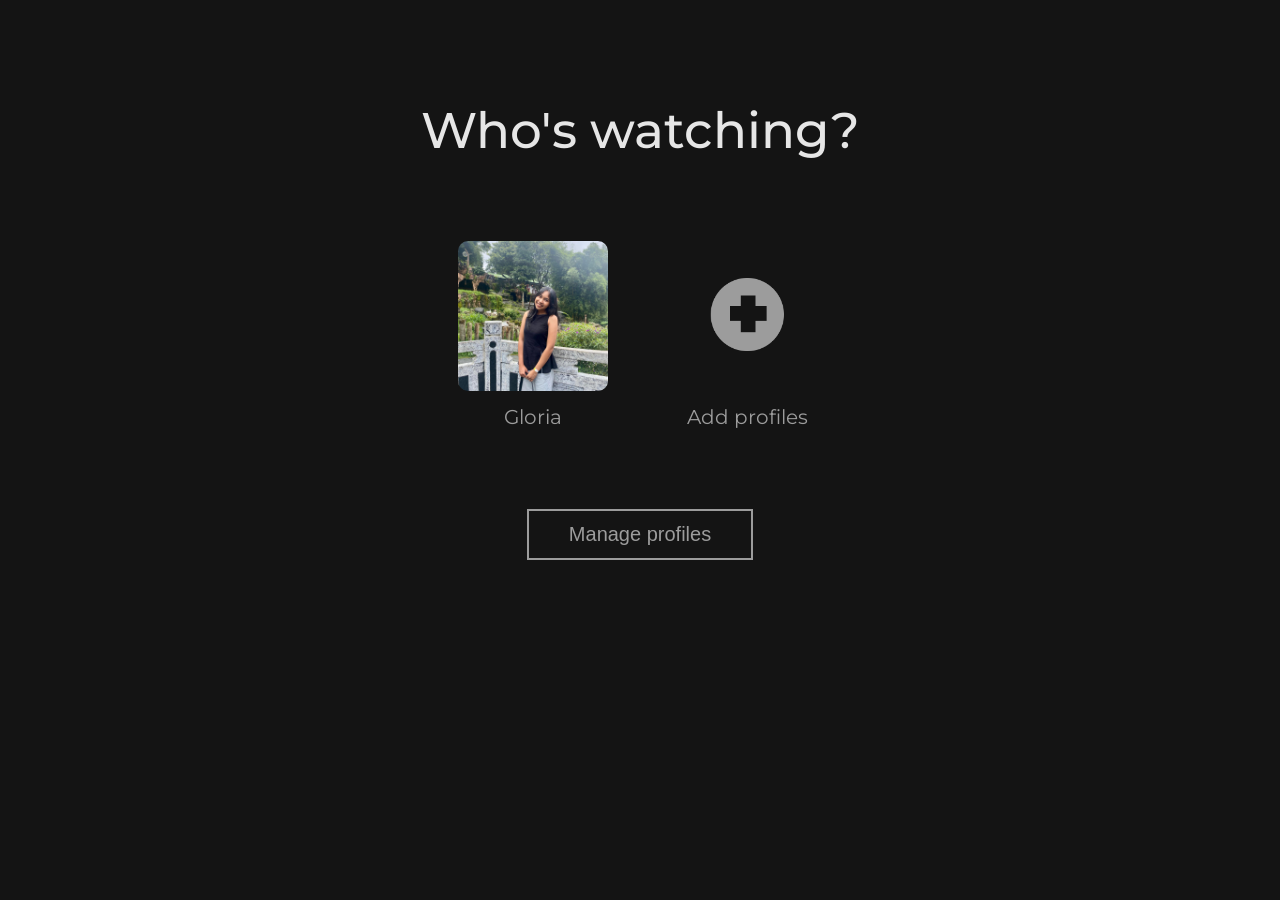
<file: index.html>
<!DOCTYPE html>
<html lang="pt-br">
<head>
    <meta charset="UTF-8">
    <meta http-equiv="X-UA-Compatible" content="IE=edge">
    <meta name="viewport" content="width=device-width, initial-scale=1.0">
    <title>Netflix</title>
    <link rel="shortcut icon" href="img/Logo-site.png">
    <link rel="stylesheet" href="style.css">
    <link rel="stylesheet" href="media.css">
    <link rel="preconnect" href="https://fonts.googleapis.com">
    <link rel="preconnect" href="https://fonts.gstatic.com" crossorigin>
    <link href="https://fonts.googleapis.com/css2?family=Montserrat:wght@100;200;300;400;500;600&display=swap" rel="stylesheet">
</head>
<body>
    <div class="celular__cabeca">
        <img src="img/Netflix_logo.png" alt="Logo da netflix" class="celular__logo">
        <img src="img/Editar-perfil.png" alt="Gerenciar Perfis" class="celular__edit">
    </div>

    <section class="escolha">
        <h1 class="escolha__texto">Who's watching?</h1>
        <ul class="escolha__perfil">
            <li class="escolha__lista">
                <a href="principal.html" class="perfil"><img src="img/Perfil.jpeg" alt="Foto de perfil" class="perfil__foto"></a>
                <p class="perfil__texto">Gloria</p>
            </li>

            <li class="escolha__lista">
                <img src="img/Mais-perfil.png" alt="Add profiles" class="perfil__foto mais">
                <p class="perfil__texto">Add profiles</p>
            </li>
        </ul>
        <button class="botao">Manage profiles</button>
    </section>
</body>

</html>
</file>
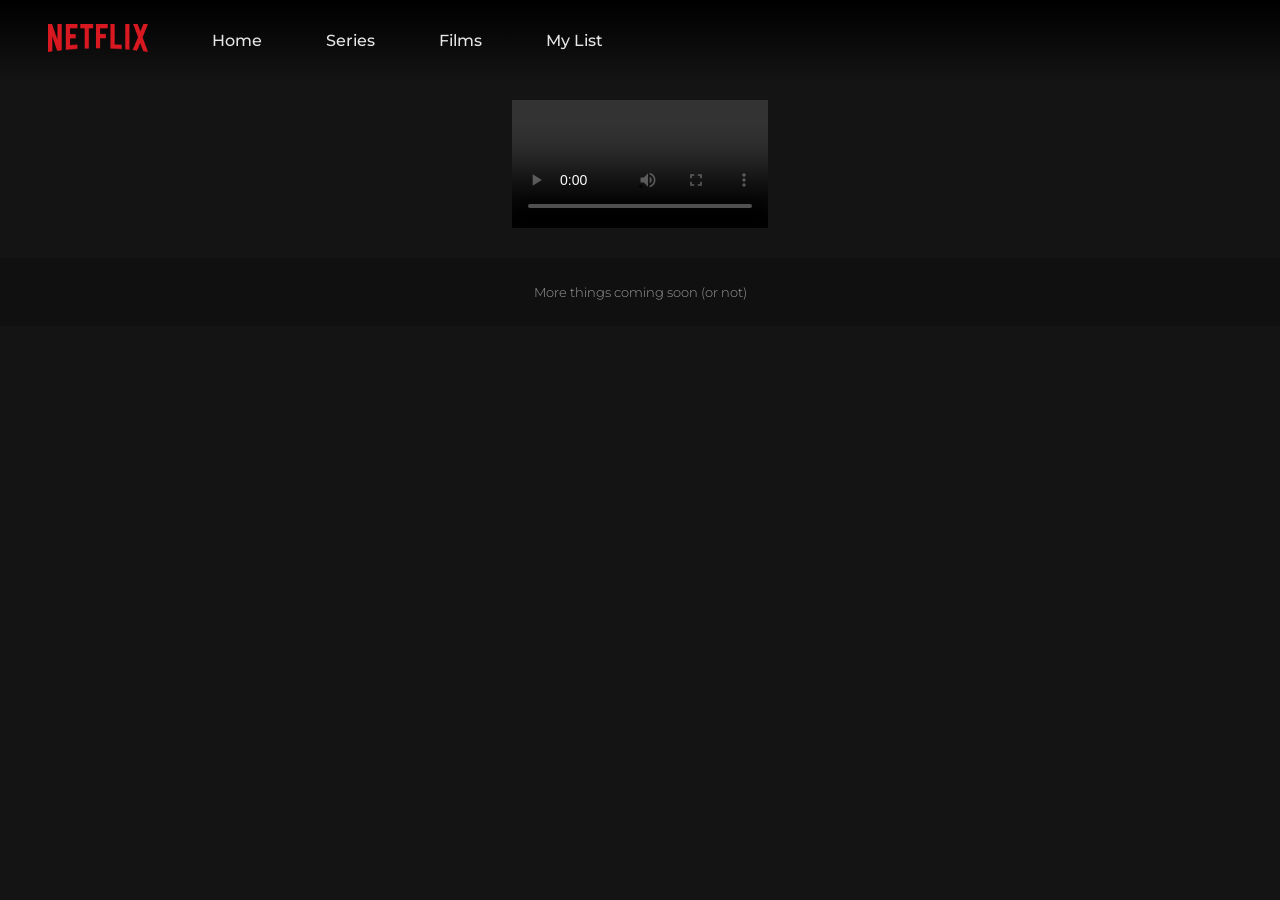
<file: filme1.html>
<!DOCTYPE html>
<html lang="pt-br">
<head>
    <meta charset="UTF-8">
    <meta http-equiv="X-UA-Compatible" content="IE=edge">
    <meta name="viewport" content="width=device-width, initial-scale=1.0">
    <title>Film - Netflix</title>
    <link rel="shortcut icon" href="img/Logo-site.png">
    <link rel="stylesheet" href="style.css">
    <link rel="stylesheet" href="media.css">
    <link rel="preconnect" href="https://fonts.googleapis.com">
    <link rel="preconnect" href="https://fonts.gstatic.com" crossorigin>
    <link href="https://fonts.googleapis.com/css2?family=Montserrat:wght@100;200;300;400;500;600&display=swap" rel="stylesheet">
</head>

<body>

<!--TOPO DA PAGINA, CABEÇARIO CONTENDO: LOGO/INICIO/SÉRIES/FILMES/(MINHA LISTA - APENAS NO PC) E TODOS OS LINKS REDIRECIONANDO PARA A PÁGINA PRINCIPAL-->

    <header class="cabecario">
        <ul class="cabecario__lista">
            <li><img src="img/Nlogo.png" alt="Netflix logo" class="nlogo"><img src="img/Netflix_logo.png" alt="Netflix logo" class="cabecario__item container__logo sumir__mobile"></li>
            <li class="cabecario__item"><a href="principal.html" class="cabecario__link">Home</a></li>
            <li class="cabecario__item"><a href="principal.html" class="cabecario__link">Series</a></li>
            <li class="cabecario__item"><a href="principal.html" class="cabecario__link">Films</a></li>
            <li class="cabecario__item mobile__sumir"><a href="principal.html" class="cabecario__link">My List</a></li>
        </ul>
    </header>

<!--VÍDEO PARA SER ASSISTIDO-->

    <section class="filme">
        <video src="vid/filme1.mp4" controls="controls" autoplay="autoplay" class="filme5"></video>
    </section>

<!--RODAPE-->

    <footer class="rodape">
        <h2 class="rodape__texto">More things coming soon (or not)</h2> 
    </footer>
</body>

</html>
</file>
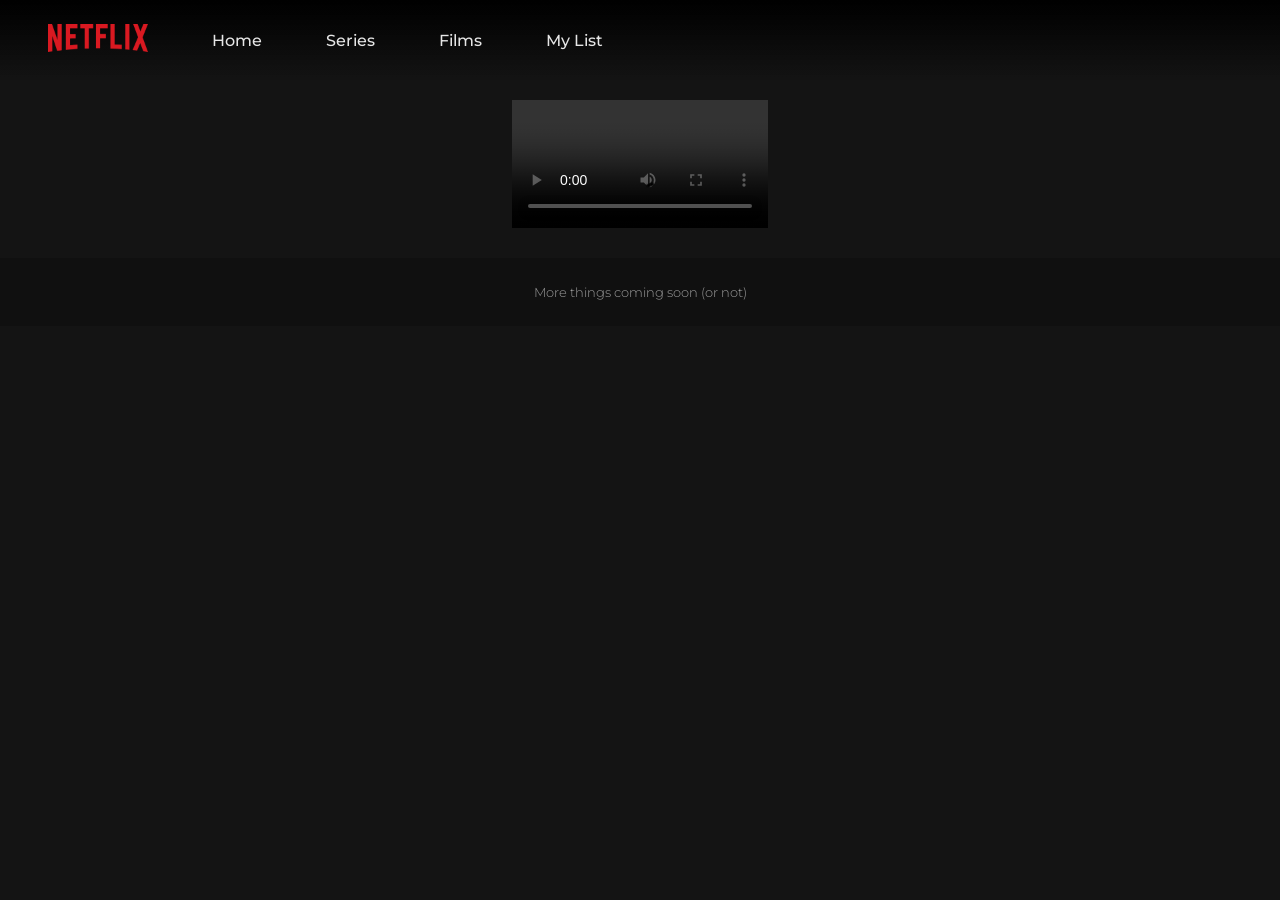
<file: filme2.html>
<!DOCTYPE html>
<html lang="pt-br">
<head>
    <meta charset="UTF-8">
    <meta http-equiv="X-UA-Compatible" content="IE=edge">
    <meta name="viewport" content="width=device-width, initial-scale=1.0">
    <title>Film - Netflix</title>
    <link rel="shortcut icon" href="img/Logo-site.png">
    <link rel="stylesheet" href="style.css">
    <link rel="stylesheet" href="media.css">
    <link rel="preconnect" href="https://fonts.googleapis.com">
    <link rel="preconnect" href="https://fonts.gstatic.com" crossorigin>
    <link href="https://fonts.googleapis.com/css2?family=Montserrat:wght@100;200;300;400;500;600&display=swap" rel="stylesheet">
</head>

<body>

<!--TOPO DA PAGINA, CABEÇARIO CONTENDO: LOGO/INICIO/SÉRIES/FILMES/(MINHA LISTA - APENAS NO PC) E TODOS OS LINKS REDIRECIONANDO PARA A PÁGINA PRINCIPAL-->

    <header class="cabecario">
        <ul class="cabecario__lista">
            <li><img src="img/Nlogo.png" alt="Netflix logo" class="nlogo"><img src="img/Netflix_logo.png" alt="Netflix logo" class="cabecario__item container__logo sumir__mobile"></li>
            <li class="cabecario__item"><a href="principal.html" class="cabecario__link">Home</a></li>
            <li class="cabecario__item"><a href="principal.html" class="cabecario__link">Series</a></li>
            <li class="cabecario__item"><a href="principal.html" class="cabecario__link">Films</a></li>
            <li class="cabecario__item mobile__sumir"><a href="principal.html" class="cabecario__link">My List</a></li>
        </ul>
    </header>

<!--VÍDEO PARA SER ASSISTIDO-->

    <section class="filme">
        <video src="vid/filme2.mp4" controls="controls" autoplay="autoplay" class="filme5"></video>
    </section>

<!--RODAPE-->

    <footer class="rodape">
        <h2 class="rodape__texto">More things coming soon (or not)</h2> 
    </footer>
</body>

</html>
</file>
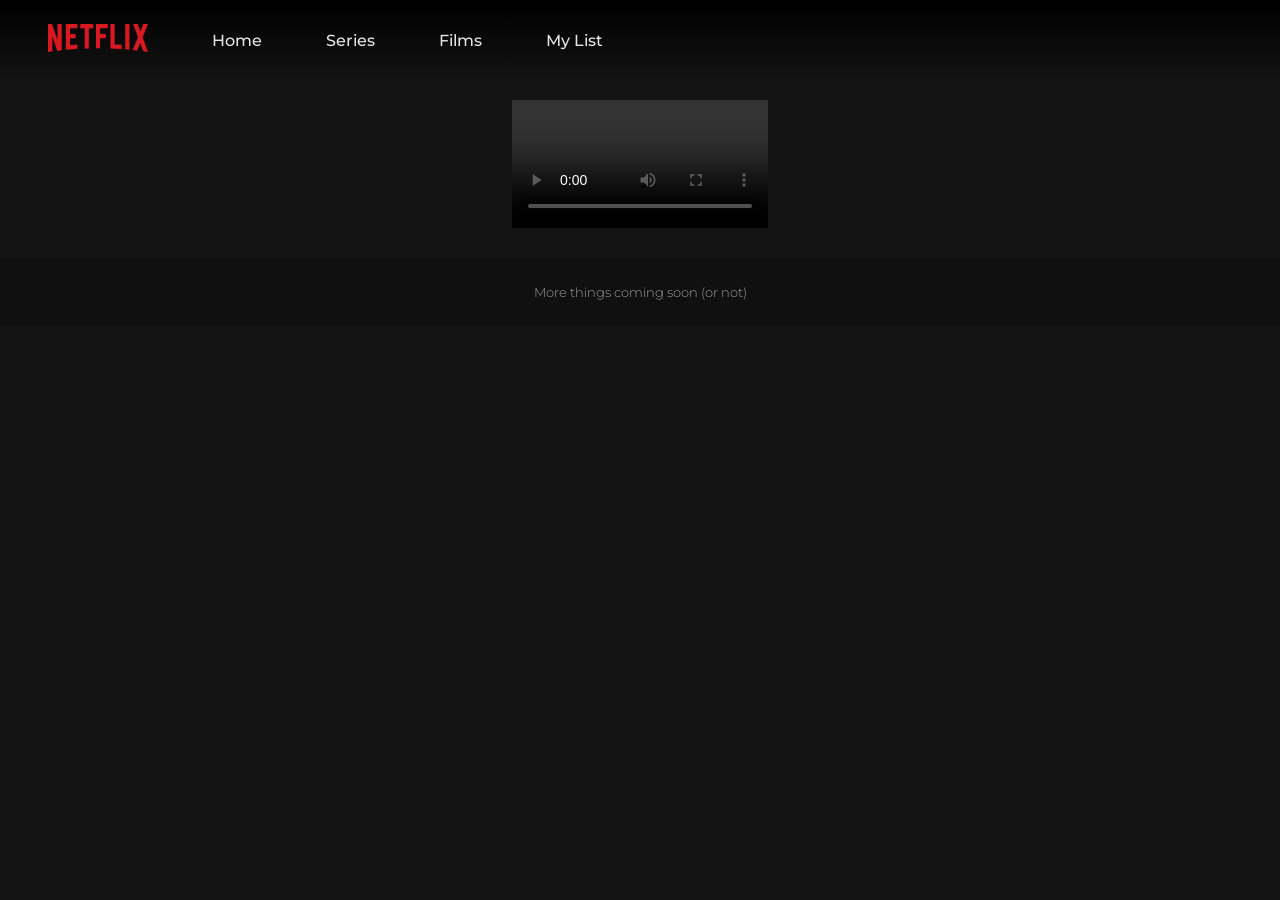
<file: filme4.html>
<!DOCTYPE html>
<html lang="pt-br">
<head>
    <meta charset="UTF-8">
    <meta http-equiv="X-UA-Compatible" content="IE=edge">
    <meta name="viewport" content="width=device-width, initial-scale=1.0">
    <title>Film - Netflix</title>
    <link rel="shortcut icon" href="img/Logo-site.png">
    <link rel="stylesheet" href="style.css">
    <link rel="stylesheet" href="media.css">
    <link rel="preconnect" href="https://fonts.googleapis.com">
    <link rel="preconnect" href="https://fonts.gstatic.com" crossorigin>
    <link href="https://fonts.googleapis.com/css2?family=Montserrat:wght@100;200;300;400;500;600&display=swap" rel="stylesheet">
</head>

<body>
   <!--TOPO DA PAGINA, CABEÇARIO CONTENDO: LOGO/INICIO/SÉRIES/FILMES/(MINHA LISTA - APENAS NO PC) E TODOS OS LINKS REDIRECIONANDO PARA A PÁGINA PRINCIPAL-->

   <header class="cabecario">
        <ul class="cabecario__lista">
            <li><img src="img/Nlogo.png" alt="Netflix logo" class="nlogo"><img src="img/Netflix_logo.png" alt="Netflix logo" class="cabecario__item container__logo sumir__mobile"></li>
            <li class="cabecario__item"><a href="principal.html" class="cabecario__link">Home</a></li>
            <li class="cabecario__item"><a href="principal.html" class="cabecario__link">Series</a></li>
            <li class="cabecario__item"><a href="principal.html" class="cabecario__link">Films</a></li>
            <li class="cabecario__item mobile__sumir"><a href="principal.html" class="cabecario__link">My List</a></li>
        </ul>
    </header>

<!--VÍDEO PARA SER ASSISTIDO-->

    <section class="filme">
        <video src="vid/filme4.mp4" controls="controls" autoplay="autoplay" class="filme5"></video>
    </section>

<!--RODAPE-->

    <footer class="rodape">
        <h2 class="rodape__texto">More things coming soon (or not)</h2> 
    </footer>
</body>

</html>
</file>
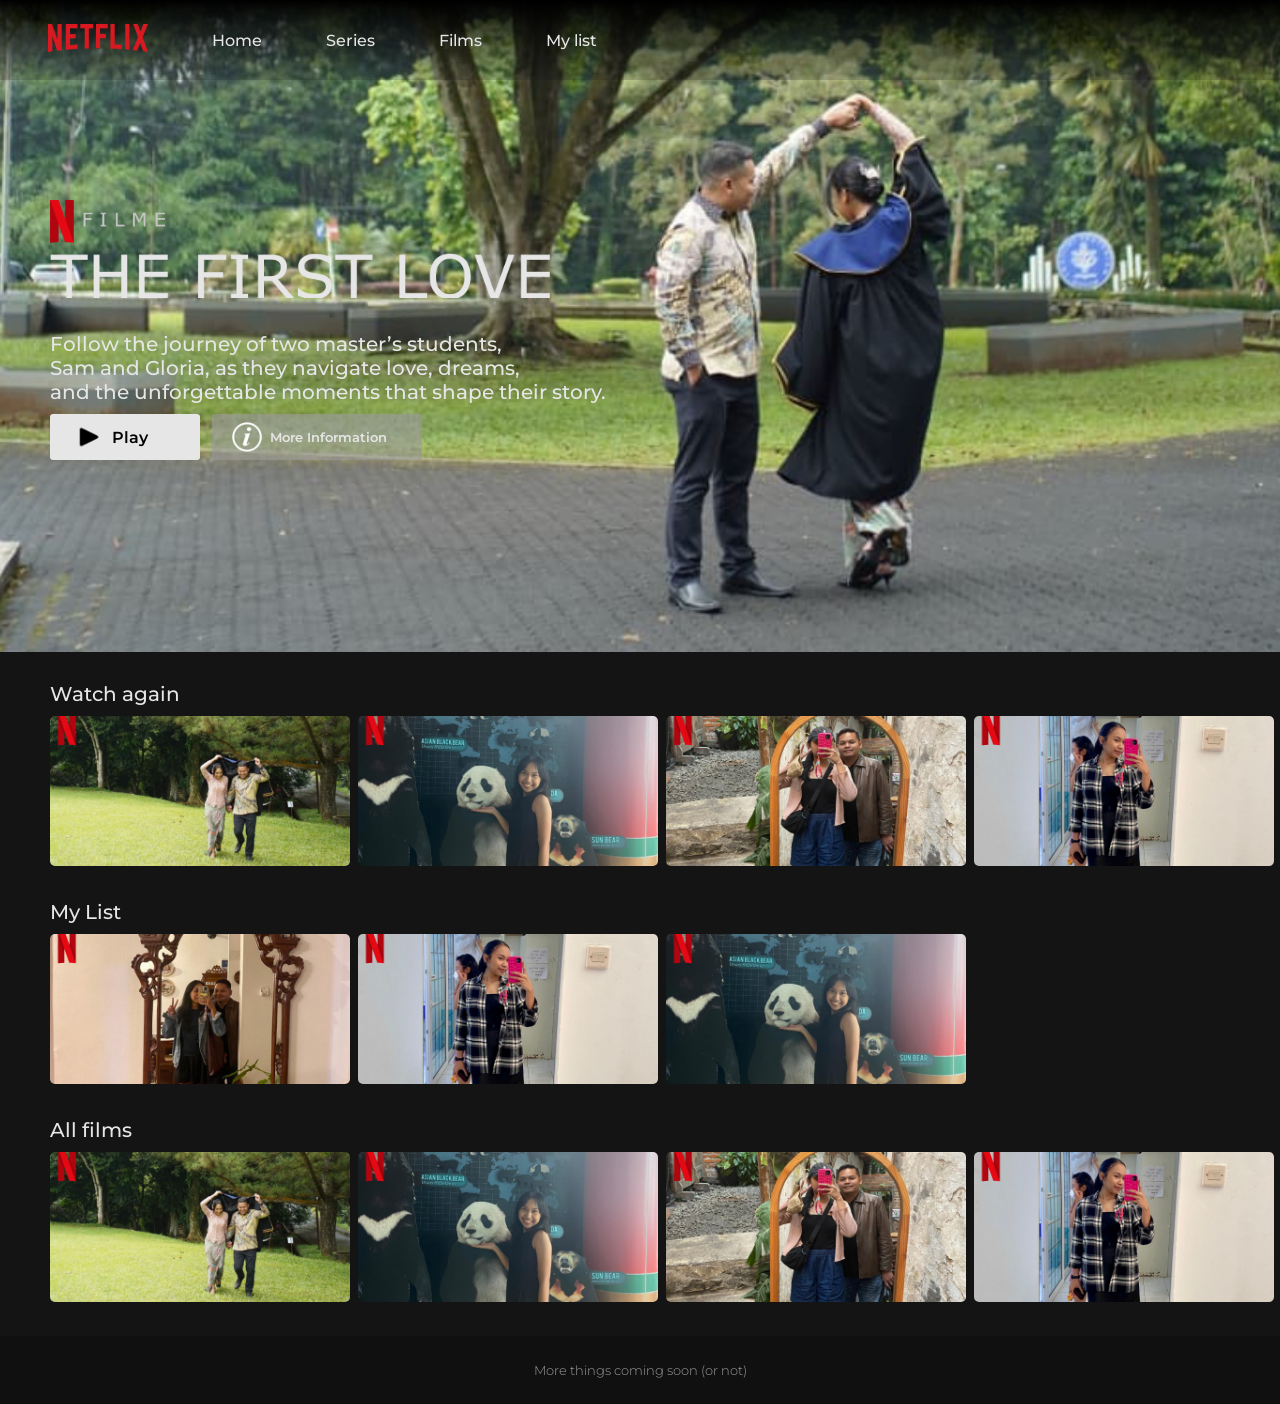
<file: principal.html>
<!DOCTYPE html>
<html lang="pt-br">
<head>
    <meta charset="UTF-8">
    <meta http-equiv="X-UA-Compatible" content="IE=edge">
    <meta name="viewport" content="width=device-width, initial-scale=1.0">
    <title>Inicio - Netflix</title>
    <link rel="shortcut icon" href="img/Logo-site.png">
    <link rel="stylesheet" href="style.css">
    <link rel="stylesheet" href="media.css">
    <link rel="preconnect" href="https://fonts.googleapis.com">
    <link rel="preconnect" href="https://fonts.gstatic.com" crossorigin>
    <link href="https://fonts.googleapis.com/css2?family=Montserrat:wght@100;200;300;400;500;600&display=swap" rel="stylesheet">
    <script type="text/javascript" src="script.js" defer></script>
</head>

<body>

<!--TOPO DA PAGINA, CABEÇARIO CONTENDO: LOGO/INICIO/SÉRIES/FILMES/(MINHA LISTA - APENAS NO PC) E TODOS OS LINKS REDIRECIONANDO PARA A PÁGINA PRINCIPAL-->

    <header class="cabecario">
        <ul class="cabecario__lista">
            <li><img src="img/Nlogo.png" alt="Netflix logo" class="nlogo"><img src="img/Netflix_logo.png" alt="Netflix logo" class="cabecario__item container__logo sumir__mobile"></li>
            <li class="cabecario__item"><a href="principal.html" class="cabecario__link">Home</a></li>
            <li class="cabecario__item"><a href="principal.html" class="cabecario__link">Series</a></li>
            <li class="cabecario__item"><a href="principal.html" class="cabecario__link">Films</a></li>
            <li class="cabecario__item mobile__sumir"><a href="principal.html" class="cabecario__link">My list</a></li>
        </ul>
    </header>

<!--FILME EM EXIBIÇÃO COM UMA BACKGROUND DO FILME(NO CELULAR É OUTRO BACKGROUND) JUNTO COM UM BOTÃO PARA ASSISTIR E UM PARA (MAIS INFORMAÇÕES - NÃO ESTÁ FUNCIONANDO, FUTURAMENTE ESTARÁ)-->

    <section class="container__background">
        <img src="img/Titulo.png" alt="Titulo" class="container__titulo">
        <p class="container__texto__mobile">The critically acclaimed romance film,<br> with record-breaking box office sales,<br> considered one of the greatest romance films.</p>
        <p class="container__texto mobile__sumir">Follow the journey of two master’s students,<br> Sam and Gloria, as they navigate love, dreams,<br> and the unforgettable moments that shape their story.</p>
        <div class="container__botao">
            <a href="filme5.html" class="botao__assistir"><img src="img/Play.png" class="play">Play</a> 
            <button class="botao__assistir info"><img src="img/info.png" class="play"><p class="mais__info">More Information</p></button>    
        </div>
    </section>

<!--SEÇÃO CONTENDO FILMES DO ASSISTIR NOVAMENTE(OS FILMES SÃO COLOCADOS MANUALMENTE)-->

    <section class="container">
        <p class="container__texto">Watch again</p>
        <ul class="container__lista">
            
            <li class="container__video">
                <a href="filme1.html">
                    <img src="img/video1.png" alt="Video" class="cropped">
                    <div class="desc">Gloria Ake Christianti</div>
                </a>
            </li>

            <li class="container__video">
                <a href="filme2.html">
                    <img src="img/video2.png" alt="Video" class="cropped">
                    <div class="desc">Taman Pak Sari</div>
                </a>
            </li>

            <li class="container__video">
                <a href="filme3.html">
                    <img src="img/video3.png" alt="Video" class="cropped">
                    <div class="desc">SuryaKECANa</div>
                </a>
            </li>

            <li class="container__video">
                <a href="filme4.html">
                    <img src="img/video4.png" alt="Video" class="cropped">
                    <div class="desc">Muter-muter</div>
                </a>
            </li>
        </ul>
    </section>

<!--SEÇÃO CONTENDO FILMES DA MINHA LISTA(OS FILMES SÃO COLOCADOS MANUALMENTE)-->

    <section class="container">
        <p class="container__texto">My List</p>
        <ul class="container__lista">

            <li class="container__video">
                <a href="filme5.html">
                    <img src="img/video5.png" alt="Video" class="cropped">
                    <div class="desc">The Princess and the Frog</div>
                </a>
            </li>

            <li class="container__video">
                <a href="filme4.html">
                    <img src="img/video4.png" alt="Video" class="cropped">
                    <div class="desc">Muter-muter</div>
                </a>
            </li>

            <li class="container__video">
                <a href="filme2.html">
                    <img src="img/video2.png" alt="Video" class="cropped">
                    <div class="desc">Taman Pak Sari</div>
                </a>
            </li>

        </ul>
    </section>

<!--SEÇÃO CONTENDO TODOS OS FILMES(OS FILMES SÃO COLOCADOS MANUALMENTE)-->

    <section class="container">
        <p class="container__texto">All films</p>

        <div id="carrosel">
        <button type="button" id="btnleft"><img src="img/Carrosel-setae.png" alt="seta" class="botao__seta"></button>
        <button type="button" id="btnright"><img src="img/Carrosel-setad.png" alt="seta" class="botao__seta"></button>

        <div class="container__lista" id="container">

            <div class="container__video carrossel_item">
                <a href="filme1.html">
                    <img src="img/video1.png" alt="Video" class="cropped">
                    <div class="desc">Gloria Ake Christianti</div>
                </a>
            </div>

            <div class="container__video carrossel_item">
                <a href="filme2.html">
                    <img src="img/video2.png" alt="Video" class="cropped">
                    <div class="desc">Taman Pak Sari</div>
                </a>
            </div>

            <div class="container__video carrossel_item">
                <a href="filme3.html">
                    <img src="img/video3.png" alt="Video" class="cropped">
                    <div class="desc">SuryaKECANa</div>
                </a>
            </div>

            <div class="container__video carrossel_item">
                <a href="filme4.html">
                    <img src="img/video4.png" alt="Video" class="cropped">
                    <div class="desc">Muter-muter</div>
                </a>
            </div>

            <div class="container__video carrossel_item">
                <a href="filme5.html">
                    <img src="img/video5.png" alt="Video" class="cropped">
                    <div class="desc">The Princess and the Frog</div>
                </a>
            </div>

            <div class="container__video carrossel_item">
                <a href="filme4.html">
                    <img src="img/video4.png" alt="Video" class="cropped">
                    <div class="desc">Muter-muter</div>
                </a>
            </div>
        
            <div id="limitador">Limiter</div>
        </div>
        </div>

    </section>

<!--RODAPE DA PAGINA-->

    <footer class="rodape">
        <h2 class="rodape__texto">More things coming soon (or not)</h2> 
    </footer>
</body>

</html>
</file>
<file: style.css>
:root {
    --branco-principal: #e6e6e6;
    --cinza-secundario: #9c9c9c;
    --cor-de-fundo: #141414;
    --branco-terciario: #e6e6e6;
}

* {
    margin: 0 0;
    padding: 0 0;
    box-sizing: border-box;
}

body {
    font-family: 'Montserrat', sans-serif;
    background-color: var(--cor-de-fundo);
    color: var(--branco-principal);
    overflow-x: hidden;
}

.escolha {
    display: grid;
    place-items: center;
}

.escolha__texto {
    font-size: 50px;
    font-weight: 500;
    margin-top: 2em;
    animation-name: slidein;
    animation-duration: 2s;
}

@keyframes slidein {
    from {
        margin-top: 50px;
    }

    to {
        margin-top: 100px;
    }
}

.escolha__perfil {
    display: flex;
    text-align: center;
    justify-content: center;
}

.perfil__texto {
    font-size: 20px;
    font-weight: 400;
    color: var(--cinza-secundario);
    text-decoration: none;
    margin-top: 0.5em;
}

.perfil__foto {
    width: 150px;
    border-radius: 10px;
}

li:hover .perfil__foto {
    border: 5px solid var(--branco-terciario);
}

li:hover .perfil__texto {
    color: var(--branco-terciario);
    cursor: pointer;
}

.escolha__lista {
    list-style: none;
    margin: 5em 2em;
}

.mais:hover {
    cursor: pointer;
}

.botao {
    font-size: 20px;
    font-weight: 400;
    background: none;
    color: var(--cinza-secundario);
    border: 2px solid var(--cinza-secundario);
    padding: 0.6em 2em;
}

.botao:hover {
    cursor: pointer;
    border: 2px solid var(--branco-terciario);
    color: var(--branco-terciario);
}

/* PAGINA PRINCIPAL____________________________________________ */
.cabecario {
    position: fixed;
    width: 100%;
    background: linear-gradient(to bottom, black, rgba(20, 20, 20, 0.2));
}

.cabecario__lista {
    display: flex;
    list-style: none;
    align-items: center;
    height: 5em;
    margin-left: 3em;
}

.container__background {
    background-image: url(img/Background-principal.png);
    background-repeat: repeat-x;
    padding-bottom: 15%;
}


.container__logo {
    width: 100px;
}

.cabecario__item {
    font-weight: 500;
    margin-right: 4em;
    transition: 500ms;
}

.cabecario__item:hover {
    color: var(--cinza-secundario);
    cursor: pointer;
}

.botao__assistir {
    display: inline-flex;
    align-items: center;
    width: 150px;
    border-radius: 3px;
    background-color: var(--branco-principal);
    border: none;
    padding: 8px 1.5em;
    margin-right: 8px;
    text-decoration: none;
    color: black;
    font-weight: 600;
    transition: 300ms;
}

.botao__assistir:hover {
    opacity: 60%;
}

.container__botao {
    margin: 0 0 0 50px;
}

.info {
    width: 210px;
    background-color: rgba(156, 156, 156, 0.6);
    font-weight: 600;
    font-family: 'Montserrat', sans-serif;
    color: var(--branco-principal);
}

.info:hover {
    background-color: rgba(156, 156, 156, 0.3);
    cursor: pointer;
    opacity: 100%;
}

.container__titulo {
    width: 500px;
    margin: 200px 0 0 50px;
}

.container__texto {
    margin: 1.5em 0 0.5em 50px;
    font-size: 20px;
    font-weight: 500;
}

.play {
    width: 30px;
    margin-right: 8px;
}

.cropped {
    width: 300px;
    height: 150px;
    object-fit: cover;
    border-radius: 5px;
}

.container__video a {
    text-decoration: none;
}

.desc {
    display: none;
    transition: 200ms;
}

.container__lista {
    display: flex;
    list-style: none;
    margin-left: 50px;
    gap: 8px;
}

.container .container__video:hover .desc {
    display: flex;
    font-size: 1.2em;
    color: var(--branco-principal);
    width: auto;
}

.container .container__video:hover .desc div {
    display: flex;
    font-size:1.2em;
}

.rodape {
    background-color: #101010;
    display: flex;
    justify-content: center;
    align-items: center;
    margin-top: 30px;
}

.rodape__texto {
    font-size: 13px;
    font-weight: 300;
    color: var(--cinza-secundario);
    margin: 2em 0;
}

#carrossel {
    position: absolute;
    width: 100%;
    height: 150px;
    overflow-y: hidden;
}

#container {
    width: auto;
    transition: 0.6s ease-in-out;
}

#container .carrossel_item {
    z-index: 2;
}

#btnleft {
    position: absolute;
    left: 0;
    width: 100px;
    height: 150px;
    cursor: pointer;
    z-index: 3;
    background: linear-gradient(to right, rgba(0, 0, 0, 0.4), transparent);
    border: none;
    opacity: 0;
}

#btnright {
    position: absolute;
    right: 0;
    cursor: pointer;
    z-index: 3;
    height: 150px;
    width: 100px;
    background: linear-gradient(to left, rgba(0, 0, 0, 0.4), transparent);
    border: none;
    opacity: 0;
}

.botao__seta {
    width: 45%;
}

#btnleft:hover {
    opacity: 1;
}

#btnright:hover {
    opacity: 1;
}

#container #limitador {
    opacity: 0;
    right: 0;
    z-index: 1;
}
/*FILME 5 -----------------------------------------------------------*/

.cabecario__link {
    text-decoration: none;
    color: var(--branco-terciario);
    transition: 300ms;
}

.cabecario__link:hover{
    color: var(--cinza-secundario);
}

.filme {
    display: flex;
    justify-content: center;
    align-items: center;
    padding-top: 100px;
}

.filme5 {
    width: 20%;
    height: 50%;
}

.cabecario__filme {
    position: relative;

}
</file>
<file: media.css>
.celular__cabeca {
    display: none;
}

@media(max-width: 500px) {

    .celular__cabeca {
        display: flex;
        align-items: center;
        justify-content: center;
    }

    .celular__logo {
        width: 130px;
        margin: 2em 0 2em 5em;
    }

    .escolha__texto {
        text-align: center;
        font-size: 40px;
        margin-top: 3em;
    }

    @keyframes slidein {
        from {
            margin-top: 50px;
          }
        
          to {
            margin-top: 120px;
        }
    }

    .escolha__lista{
        scale: 1;
        margin: 3em 15px;
    }

    .perfil__foto {
        width: 100px;
    }

    .celular__edit {
        width: 30px;
        margin-left: 5em;
    }

    .celular__edit:hover {
        cursor: pointer;
        opacity: 60%;
        scale: 0.9;
    }
}

/*PAGINA PRINCIPAL----------------------------------------------------------------*/

.nlogo {
    display: none;
}

.container__texto__mobile {
    display: none;
}

@media(max-width: 500px) {
    .container__logo {
        display: none;
    }

    .nlogo {
        display: flex;
        width: 20px;
        margin: 0 15px;
    }

    .cabecario {
        width: 100%;
    }

    .cabecario__item {
        margin: 0 8%;
    }

    .mobile__sumir {
        display: none;
    }

    .cabecario__lista {
        margin: 0 0;
    }

    .container__titulo {
        width: 75%;
        margin: 160px 0 0 10px;
    }

    .container__lista {
        display: flex;
        overflow-x: scroll;
        scroll-snap-type: x mandatory;
    }

    .carrossel_item {
        scroll-snap-align: start;
    }

    .container__video {
        margin: 5px 0;
    }

    .cropped {
        margin: 0 0;
    }

    .container__background {
        background-image: url(img/Background-principalMobile.png);
    }

    .container__texto__mobile {
        display: inline-block;
        font-size: 18px;
        margin: 20px 0 30px 15px;
    }

    .mais__info {
        display: none;
    }

    .info {
        display: inline-flex;
        width: 70px;
        margin: 0 0;
    }

    .container__botao {
        margin: 150px 0 20px 10px;
    }

    .play {
        margin: 0 0;
    }

    .filme5 {
        width: 80%;
    }

    #btnleft {
        display: none;
    }

    #btnright {
        display: none;
    }

}
</file>
